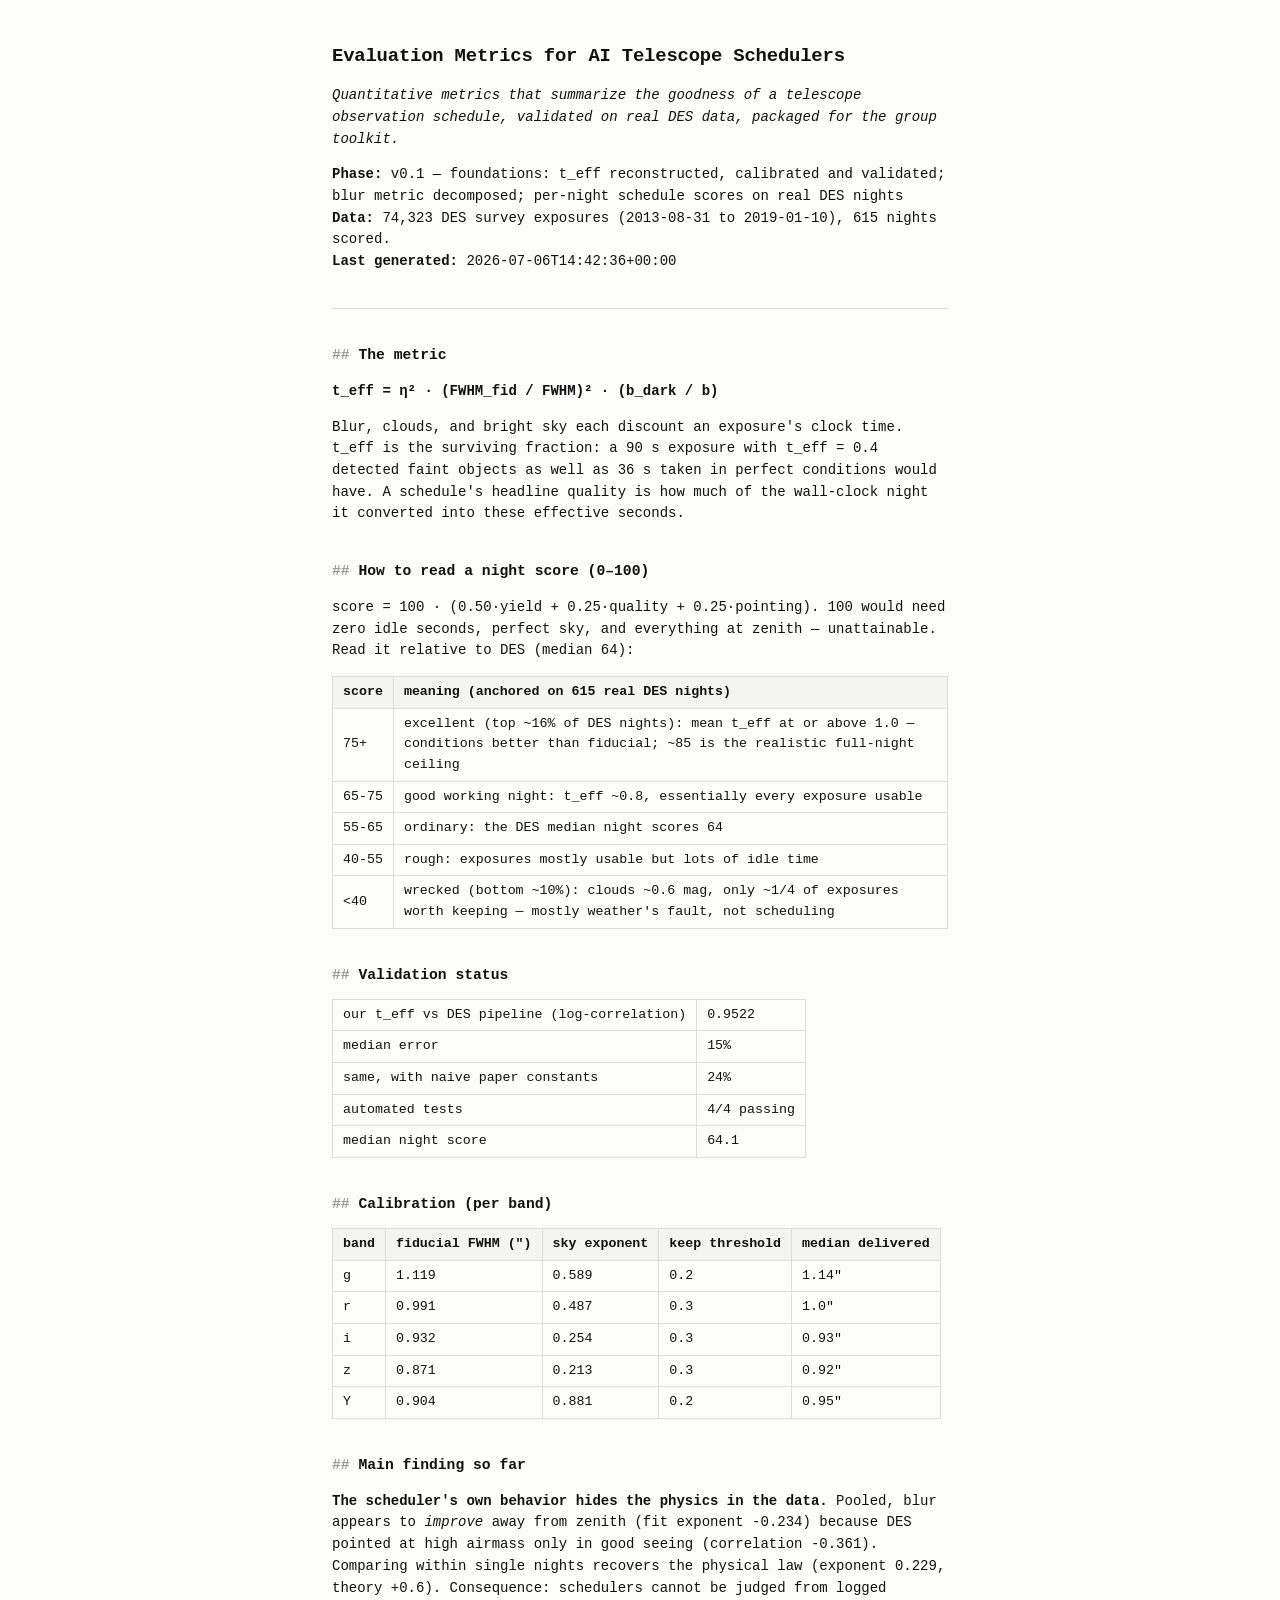
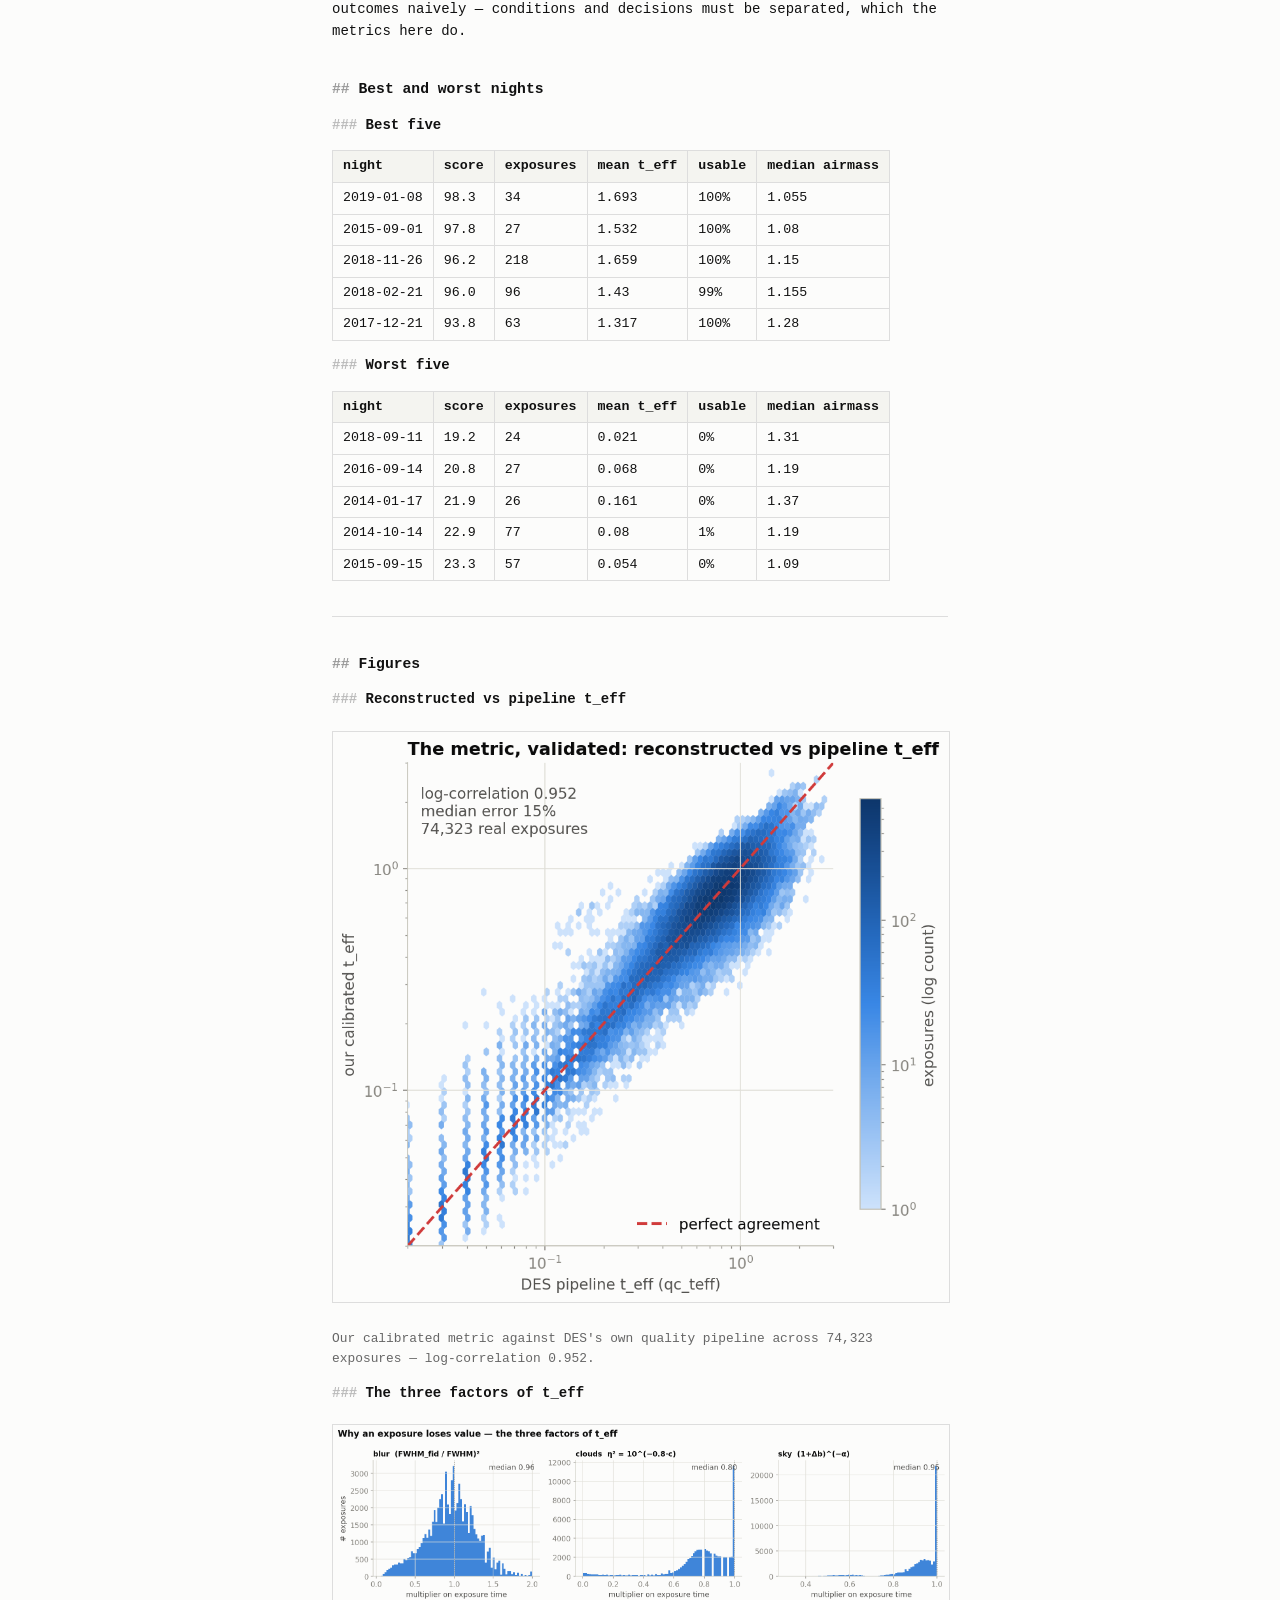
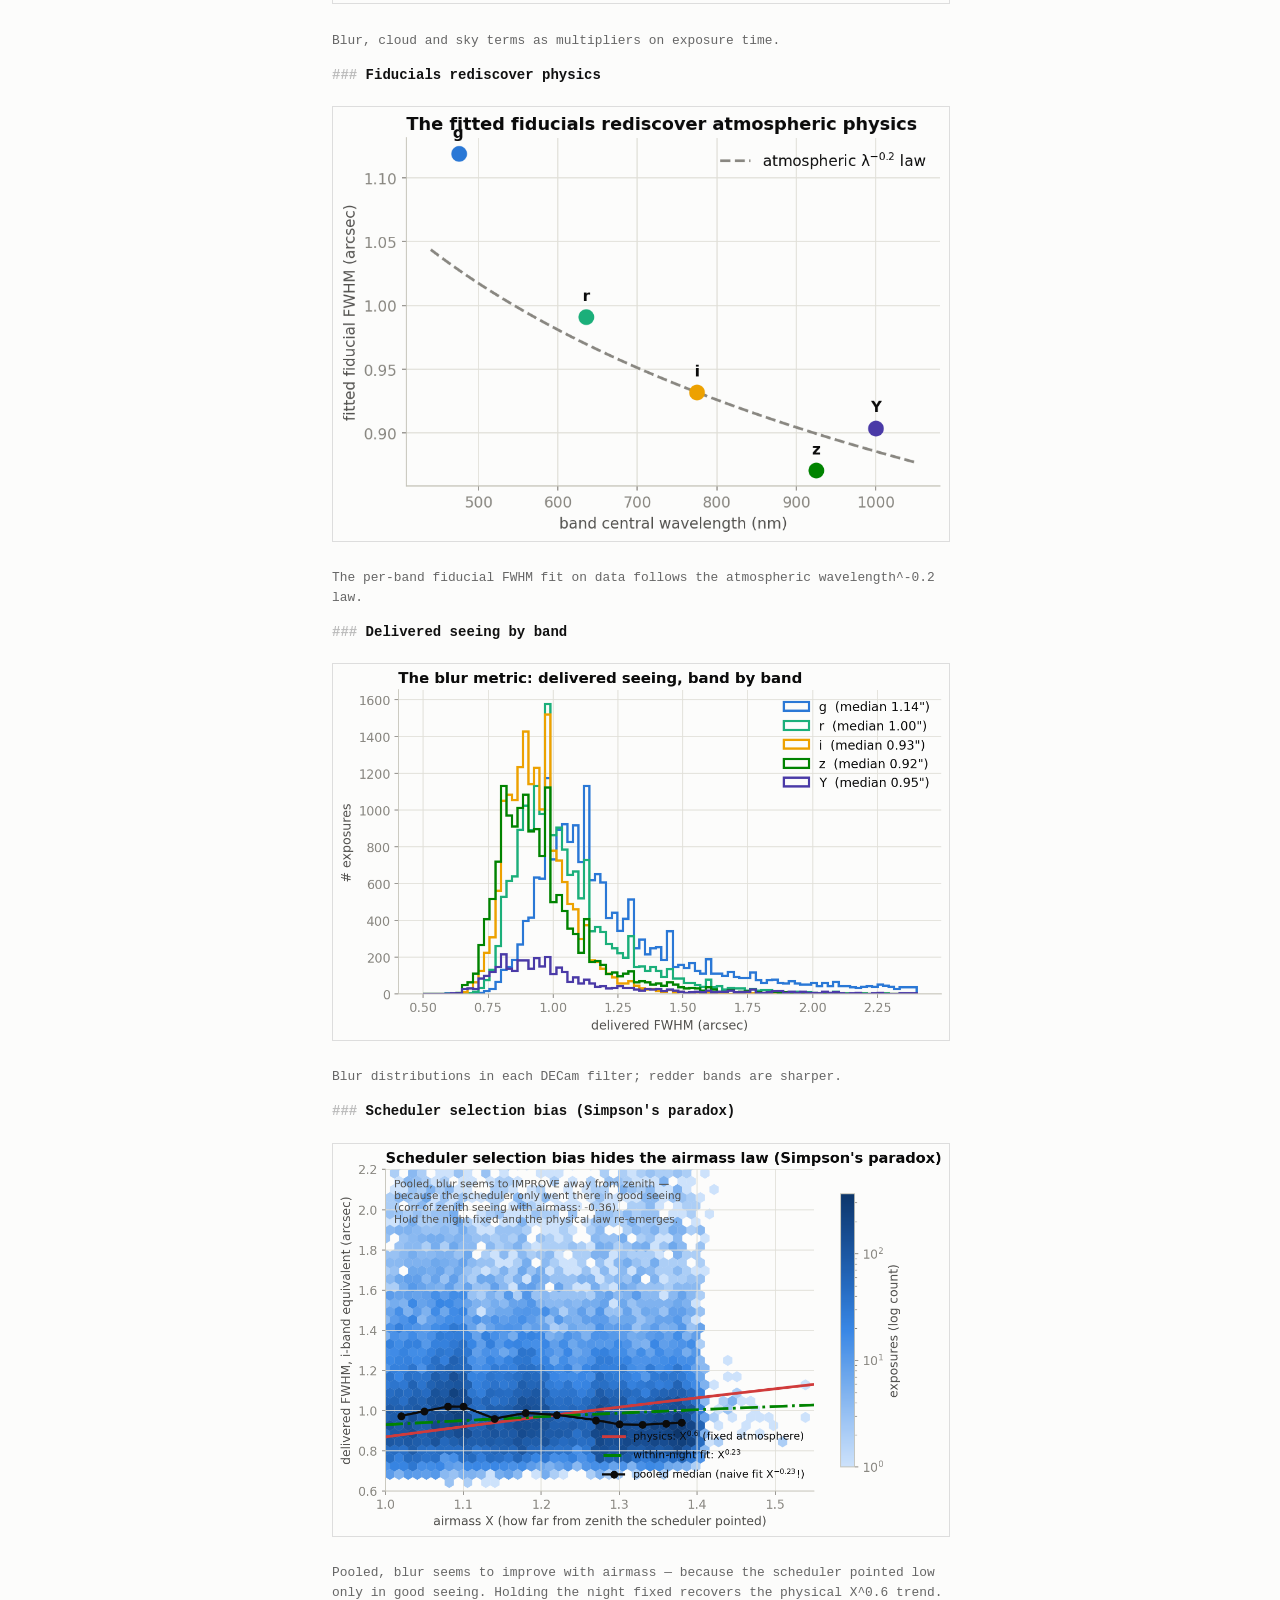
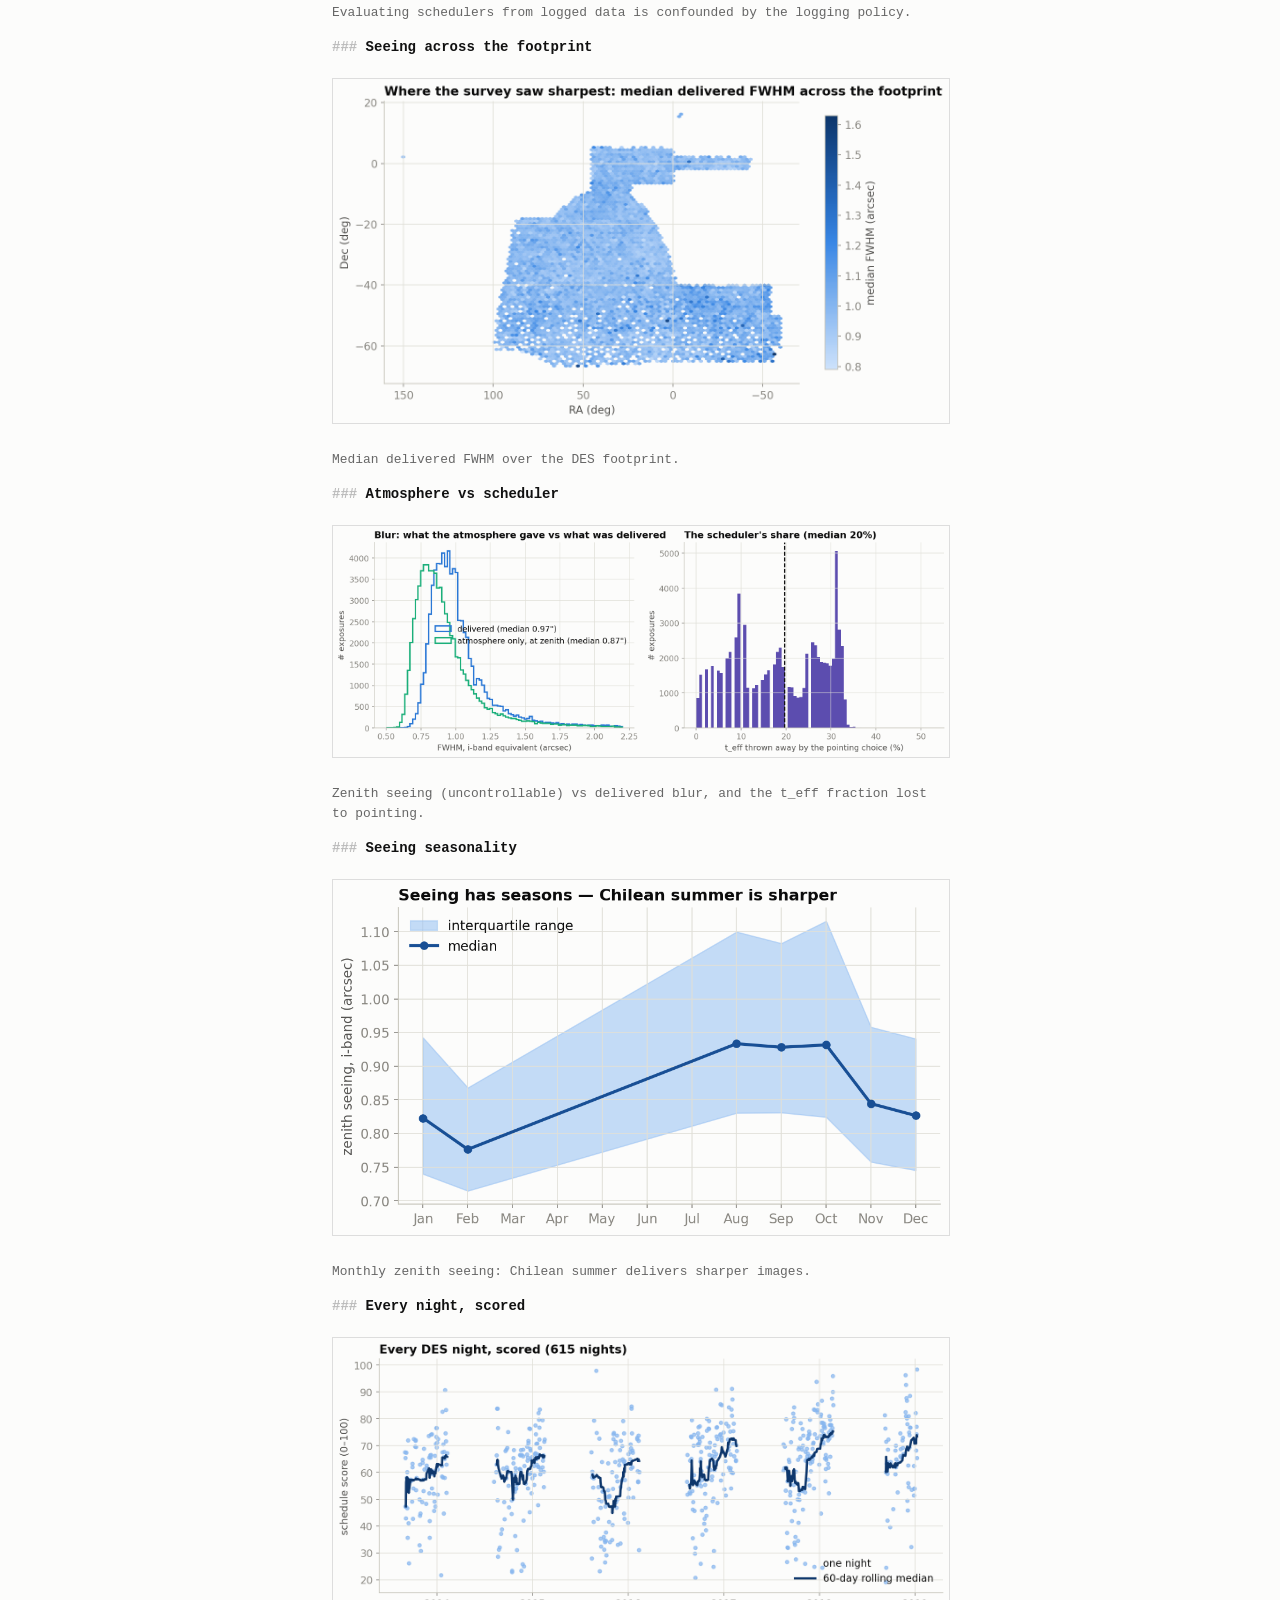
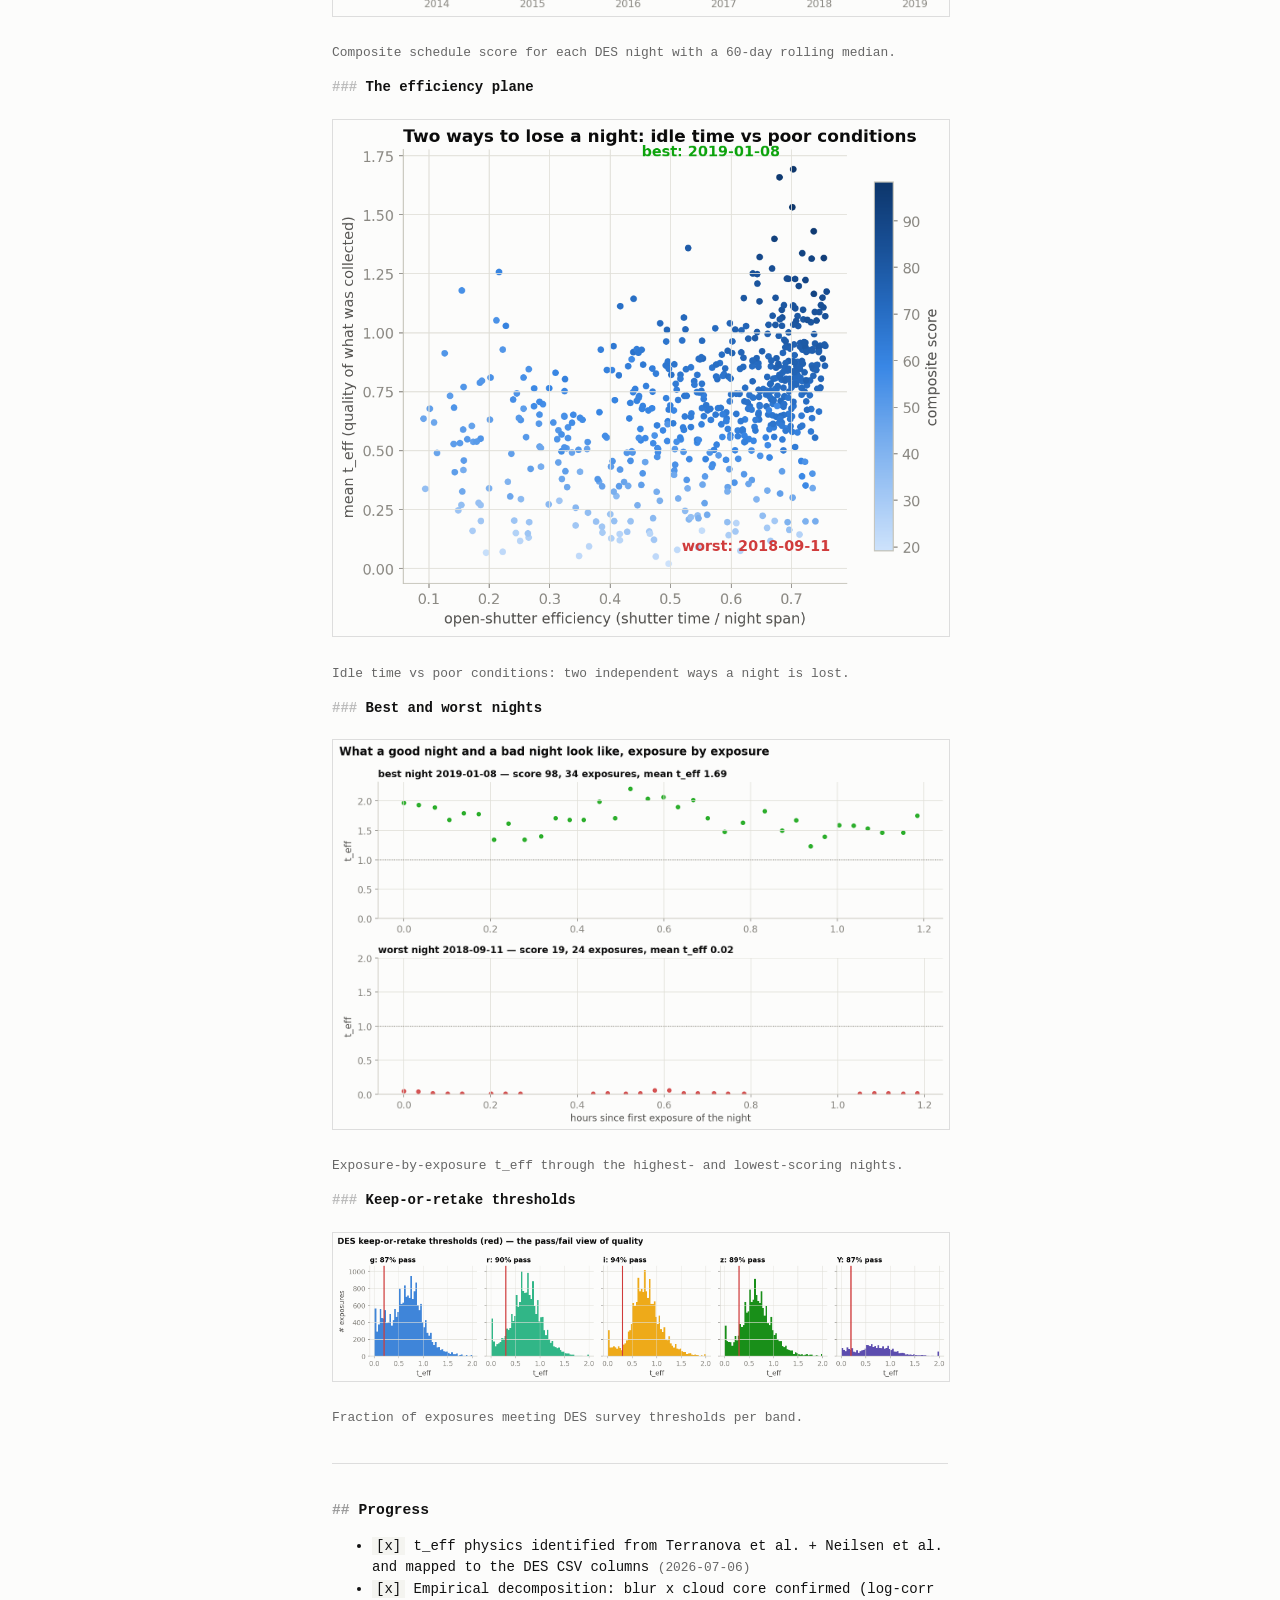
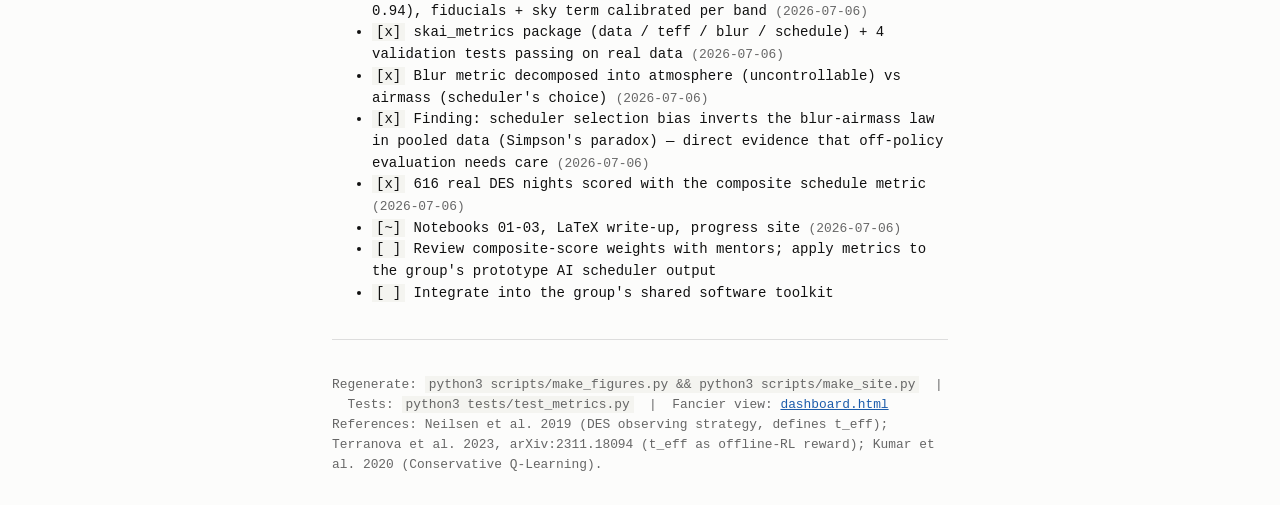
<file: site/index.html>
<!DOCTYPE html>
<html>
<head>
<meta charset="utf-8">
<title>SkAI — Telescope Scheduler Metrics</title>
<style>
  /* primitive on purpose. terminal-log energy, no js, no nav, one column. */
  body { max-width: 44em; margin: 3em auto; padding: 0 1em; line-height: 1.55;
         font-family: ui-monospace, "SF Mono", Menlo, monospace; font-size: 14px;
         background: #fcfcfb; color: #111; }
  h1 { font-size: 1.35em; letter-spacing: -0.01em; }
  h2 { font-size: 1.05em; margin-top: 2.4em; }
  h2::before { content: "## "; color: #999; }
  h3 { font-size: 1em; }
  h3::before { content: "### "; color: #bbb; }
  hr { border: 0; border-top: 1px solid #ddd; margin: 2.5em 0; }
  img { max-width: 100%; border: 1px solid #ddd; margin: 0.4em 0; }
  table { border-collapse: collapse; font-size: 0.95em; }
  th, td { border: 1px solid #ddd; padding: 5px 10px; text-align: left; }
  th { background: #f4f4f0; font-weight: 600; }
  td { font-variant-numeric: tabular-nums; }
  a { color: #1c5cab; }
  .cap { color: #666; font-size: 0.92em; }
  tt { background: #f4f4f0; padding: 1px 4px; }
  @media (prefers-color-scheme: dark) {
    body { background: #141412; color: #ddd; }
    th { background: #222; }
    th, td, hr, img { border-color: #333; }
    img { background: #fcfcfb; }  /* figures are light PNGs */
    a { color: #6da7ec; }
    tt { background: #222; }
    .cap { color: #999; }
  }
</style>
</head>
<body>

<h1>Evaluation Metrics for AI Telescope Schedulers</h1>
<p><i>Quantitative metrics that summarize the goodness of a telescope observation schedule, validated on real DES data, packaged for the group toolkit.</i></p>
<p><b>Phase:</b> v0.1 — foundations: t_eff reconstructed, calibrated and validated; blur metric decomposed; per-night schedule scores on real DES nights<br>
<b>Data:</b> 74,323 DES survey exposures
(2013-08-31 to 2019-01-10), 615 nights scored.<br>
<b>Last generated:</b> 2026-07-06T14:42:36+00:00</p>
<hr>

<h2>The metric</h2>
<p><b>t_eff = &eta;&sup2; &middot; (FWHM_fid / FWHM)&sup2; &middot; (b_dark / b)</b></p>
<p>Blur, clouds, and bright sky each discount an exposure's clock time.
t_eff is the surviving fraction: a 90&nbsp;s exposure with t_eff = 0.4 detected
faint objects as well as 36&nbsp;s taken in perfect conditions would have.
A schedule's headline quality is how much of the wall-clock night it converted
into these effective seconds.</p>

<h2>How to read a night score (0&ndash;100)</h2>
<p>score = 100 &middot; (0.50&middot;yield + 0.25&middot;quality + 0.25&middot;pointing).
100 would need zero idle seconds, perfect sky, and everything at zenith
&mdash; unattainable. Read it relative to DES (median 64):</p>
<table>
<tr><th>score</th><th>meaning (anchored on 615 real DES nights)</th></tr>
<tr><td>75+</td><td>excellent (top ~16% of DES nights): mean t_eff at or above 1.0 — conditions better than fiducial; ~85 is the realistic full-night ceiling</td></tr>
<tr><td>65-75</td><td>good working night: t_eff ~0.8, essentially every exposure usable</td></tr>
<tr><td>55-65</td><td>ordinary: the DES median night scores 64</td></tr>
<tr><td>40-55</td><td>rough: exposures mostly usable but lots of idle time</td></tr>
<tr><td>&lt;40</td><td>wrecked (bottom ~10%): clouds ~0.6 mag, only ~1/4 of exposures worth keeping — mostly weather&#x27;s fault, not scheduling</td></tr>
</table>

<h2>Validation status</h2>
<table>
<tr><td>our t_eff vs DES pipeline (log-correlation)</td><td>0.9522</td></tr>
<tr><td>median error</td><td>15%</td></tr>
<tr><td>same, with naive paper constants</td><td>24%</td></tr>
<tr><td>automated tests</td><td>4/4 passing</td></tr>
<tr><td>median night score</td><td>64.1</td></tr>
</table>

<h2>Calibration (per band)</h2>
<table>
<tr><th>band</th><th>fiducial FWHM (&quot;)</th><th>sky exponent</th><th>keep threshold</th><th>median delivered</th></tr>
<tr><td>g</td><td>1.119</td><td>0.589</td><td>0.2</td><td>1.14&quot;</td></tr>
<tr><td>r</td><td>0.991</td><td>0.487</td><td>0.3</td><td>1.0&quot;</td></tr>
<tr><td>i</td><td>0.932</td><td>0.254</td><td>0.3</td><td>0.93&quot;</td></tr>
<tr><td>z</td><td>0.871</td><td>0.213</td><td>0.3</td><td>0.92&quot;</td></tr>
<tr><td>Y</td><td>0.904</td><td>0.881</td><td>0.2</td><td>0.95&quot;</td></tr>
</table>

<h2>Main finding so far</h2>
<p><b>The scheduler's own behavior hides the physics in the data.</b>
Pooled, blur appears to <i>improve</i> away from zenith
(fit exponent -0.234) because DES pointed at high
airmass only in good seeing (correlation -0.361).
Comparing within single nights recovers the physical law
(exponent 0.229, theory +0.6).
Consequence: schedulers cannot be judged from logged outcomes naively
&mdash; conditions and decisions must be separated, which the metrics here do.</p>

<h2>Best and worst nights</h2>
<h3>Best five</h3>
<table>
<tr><th>night</th><th>score</th><th>exposures</th><th>mean t_eff</th><th>usable</th><th>median airmass</th></tr>
<tr><td>2019-01-08</td><td>98.3</td><td>34</td><td>1.693</td><td>100%</td><td>1.055</td></tr>
<tr><td>2015-09-01</td><td>97.8</td><td>27</td><td>1.532</td><td>100%</td><td>1.08</td></tr>
<tr><td>2018-11-26</td><td>96.2</td><td>218</td><td>1.659</td><td>100%</td><td>1.15</td></tr>
<tr><td>2018-02-21</td><td>96.0</td><td>96</td><td>1.43</td><td>99%</td><td>1.155</td></tr>
<tr><td>2017-12-21</td><td>93.8</td><td>63</td><td>1.317</td><td>100%</td><td>1.28</td></tr>
</table>

<h3>Worst five</h3>
<table>
<tr><th>night</th><th>score</th><th>exposures</th><th>mean t_eff</th><th>usable</th><th>median airmass</th></tr>
<tr><td>2018-09-11</td><td>19.2</td><td>24</td><td>0.021</td><td>0%</td><td>1.31</td></tr>
<tr><td>2016-09-14</td><td>20.8</td><td>27</td><td>0.068</td><td>0%</td><td>1.19</td></tr>
<tr><td>2014-01-17</td><td>21.9</td><td>26</td><td>0.161</td><td>0%</td><td>1.37</td></tr>
<tr><td>2014-10-14</td><td>22.9</td><td>77</td><td>0.08</td><td>1%</td><td>1.19</td></tr>
<tr><td>2015-09-15</td><td>23.3</td><td>57</td><td>0.054</td><td>0%</td><td>1.09</td></tr>
</table>

<hr>

<h2>Figures</h2>
<h3>Reconstructed vs pipeline t_eff</h3>
<img src="../figures/teff_validation.png" alt="Reconstructed vs pipeline t_eff">
<p class="cap">Our calibrated metric against DES&#x27;s own quality pipeline across 74,323 exposures — log-correlation 0.952.</p>
<h3>The three factors of t_eff</h3>
<img src="../figures/teff_terms.png" alt="The three factors of t_eff">
<p class="cap">Blur, cloud and sky terms as multipliers on exposure time.</p>
<h3>Fiducials rediscover physics</h3>
<img src="../figures/fiducial_lambda.png" alt="Fiducials rediscover physics">
<p class="cap">The per-band fiducial FWHM fit on data follows the atmospheric wavelength^-0.2 law.</p>
<h3>Delivered seeing by band</h3>
<img src="../figures/blur_by_band.png" alt="Delivered seeing by band">
<p class="cap">Blur distributions in each DECam filter; redder bands are sharper.</p>
<h3>Scheduler selection bias (Simpson&#x27;s paradox)</h3>
<img src="../figures/blur_airmass.png" alt="Scheduler selection bias (Simpson&#x27;s paradox)">
<p class="cap">Pooled, blur seems to improve with airmass — because the scheduler pointed low only in good seeing. Holding the night fixed recovers the physical X^0.6 trend. Evaluating schedulers from logged data is confounded by the logging policy.</p>
<h3>Seeing across the footprint</h3>
<img src="../figures/blur_skymap.png" alt="Seeing across the footprint">
<p class="cap">Median delivered FWHM over the DES footprint.</p>
<h3>Atmosphere vs scheduler</h3>
<img src="../figures/blur_decomposition.png" alt="Atmosphere vs scheduler">
<p class="cap">Zenith seeing (uncontrollable) vs delivered blur, and the t_eff fraction lost to pointing.</p>
<h3>Seeing seasonality</h3>
<img src="../figures/seeing_seasonality.png" alt="Seeing seasonality">
<p class="cap">Monthly zenith seeing: Chilean summer delivers sharper images.</p>
<h3>Every night, scored</h3>
<img src="../figures/night_scores.png" alt="Every night, scored">
<p class="cap">Composite schedule score for each DES night with a 60-day rolling median.</p>
<h3>The efficiency plane</h3>
<img src="../figures/efficiency_plane.png" alt="The efficiency plane">
<p class="cap">Idle time vs poor conditions: two independent ways a night is lost.</p>
<h3>Best and worst nights</h3>
<img src="../figures/best_worst_nights.png" alt="Best and worst nights">
<p class="cap">Exposure-by-exposure t_eff through the highest- and lowest-scoring nights.</p>
<h3>Keep-or-retake thresholds</h3>
<img src="../figures/teff_thresholds.png" alt="Keep-or-retake thresholds">
<p class="cap">Fraction of exposures meeting DES survey thresholds per band.</p>
<hr>
<h2>Progress</h2>
<ul>
<li><tt>[x]</tt> t_eff physics identified from Terranova et al. + Neilsen et al. and mapped to the DES CSV columns <span class="cap">(2026-07-06)</span></li>
<li><tt>[x]</tt> Empirical decomposition: blur x cloud core confirmed (log-corr 0.94), fiducials + sky term calibrated per band <span class="cap">(2026-07-06)</span></li>
<li><tt>[x]</tt> skai_metrics package (data / teff / blur / schedule) + 4 validation tests passing on real data <span class="cap">(2026-07-06)</span></li>
<li><tt>[x]</tt> Blur metric decomposed into atmosphere (uncontrollable) vs airmass (scheduler&#x27;s choice) <span class="cap">(2026-07-06)</span></li>
<li><tt>[x]</tt> Finding: scheduler selection bias inverts the blur-airmass law in pooled data (Simpson&#x27;s paradox) — direct evidence that off-policy evaluation needs care <span class="cap">(2026-07-06)</span></li>
<li><tt>[x]</tt> 616 real DES nights scored with the composite schedule metric <span class="cap">(2026-07-06)</span></li>
<li><tt>[~]</tt> Notebooks 01-03, LaTeX write-up, progress site <span class="cap">(2026-07-06)</span></li>
<li><tt>[ ]</tt> Review composite-score weights with mentors; apply metrics to the group&#x27;s prototype AI scheduler output</li>
<li><tt>[ ]</tt> Integrate into the group&#x27;s shared software toolkit</li>
</ul>
<hr>
<p class="cap">
Regenerate: <tt>python3 scripts/make_figures.py &amp;&amp; python3 scripts/make_site.py</tt>
&nbsp;|&nbsp; Tests: <tt>python3 tests/test_metrics.py</tt>
&nbsp;|&nbsp; Fancier view: <a href="dashboard.html">dashboard.html</a><br>
References: Neilsen et al. 2019 (DES observing strategy, defines t_eff);
Terranova et al. 2023, arXiv:2311.18094 (t_eff as offline-RL reward);
Kumar et al. 2020 (Conservative Q-Learning).
</p>
</body>
</html>
</file>
